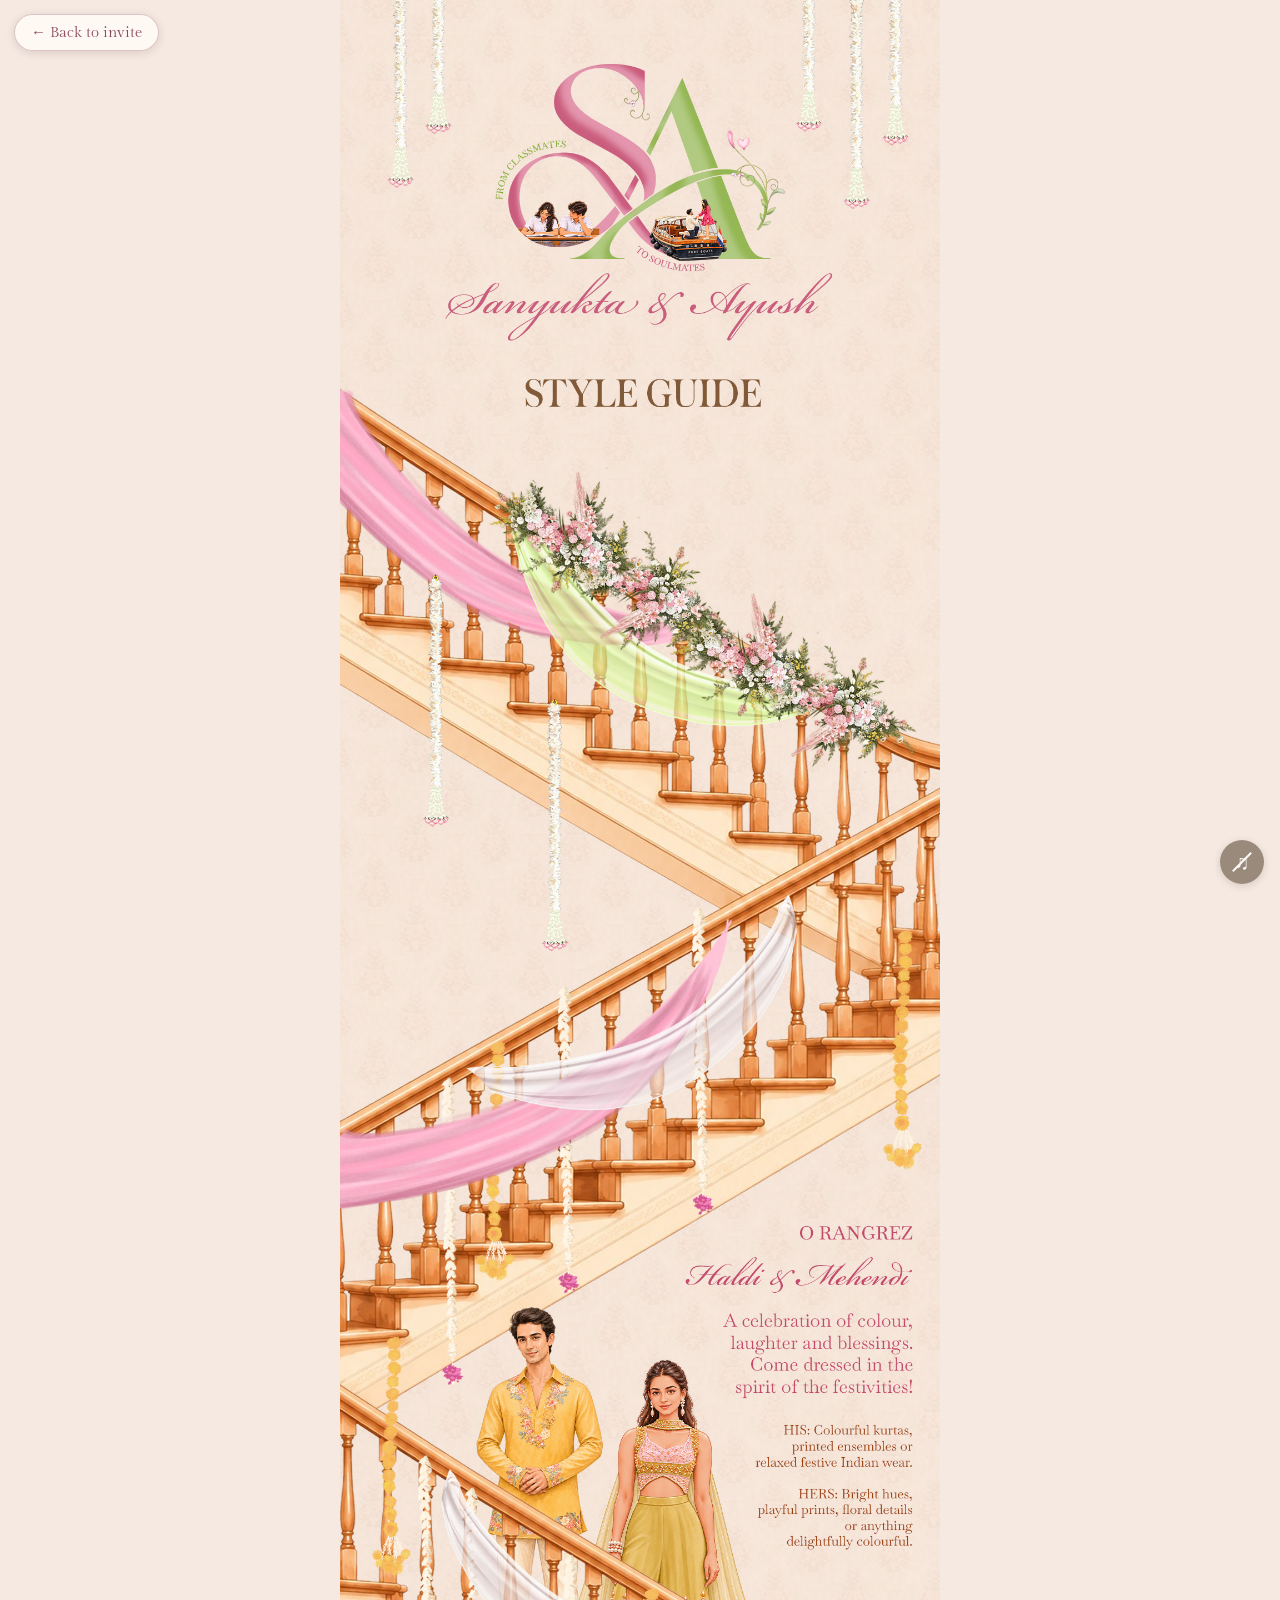
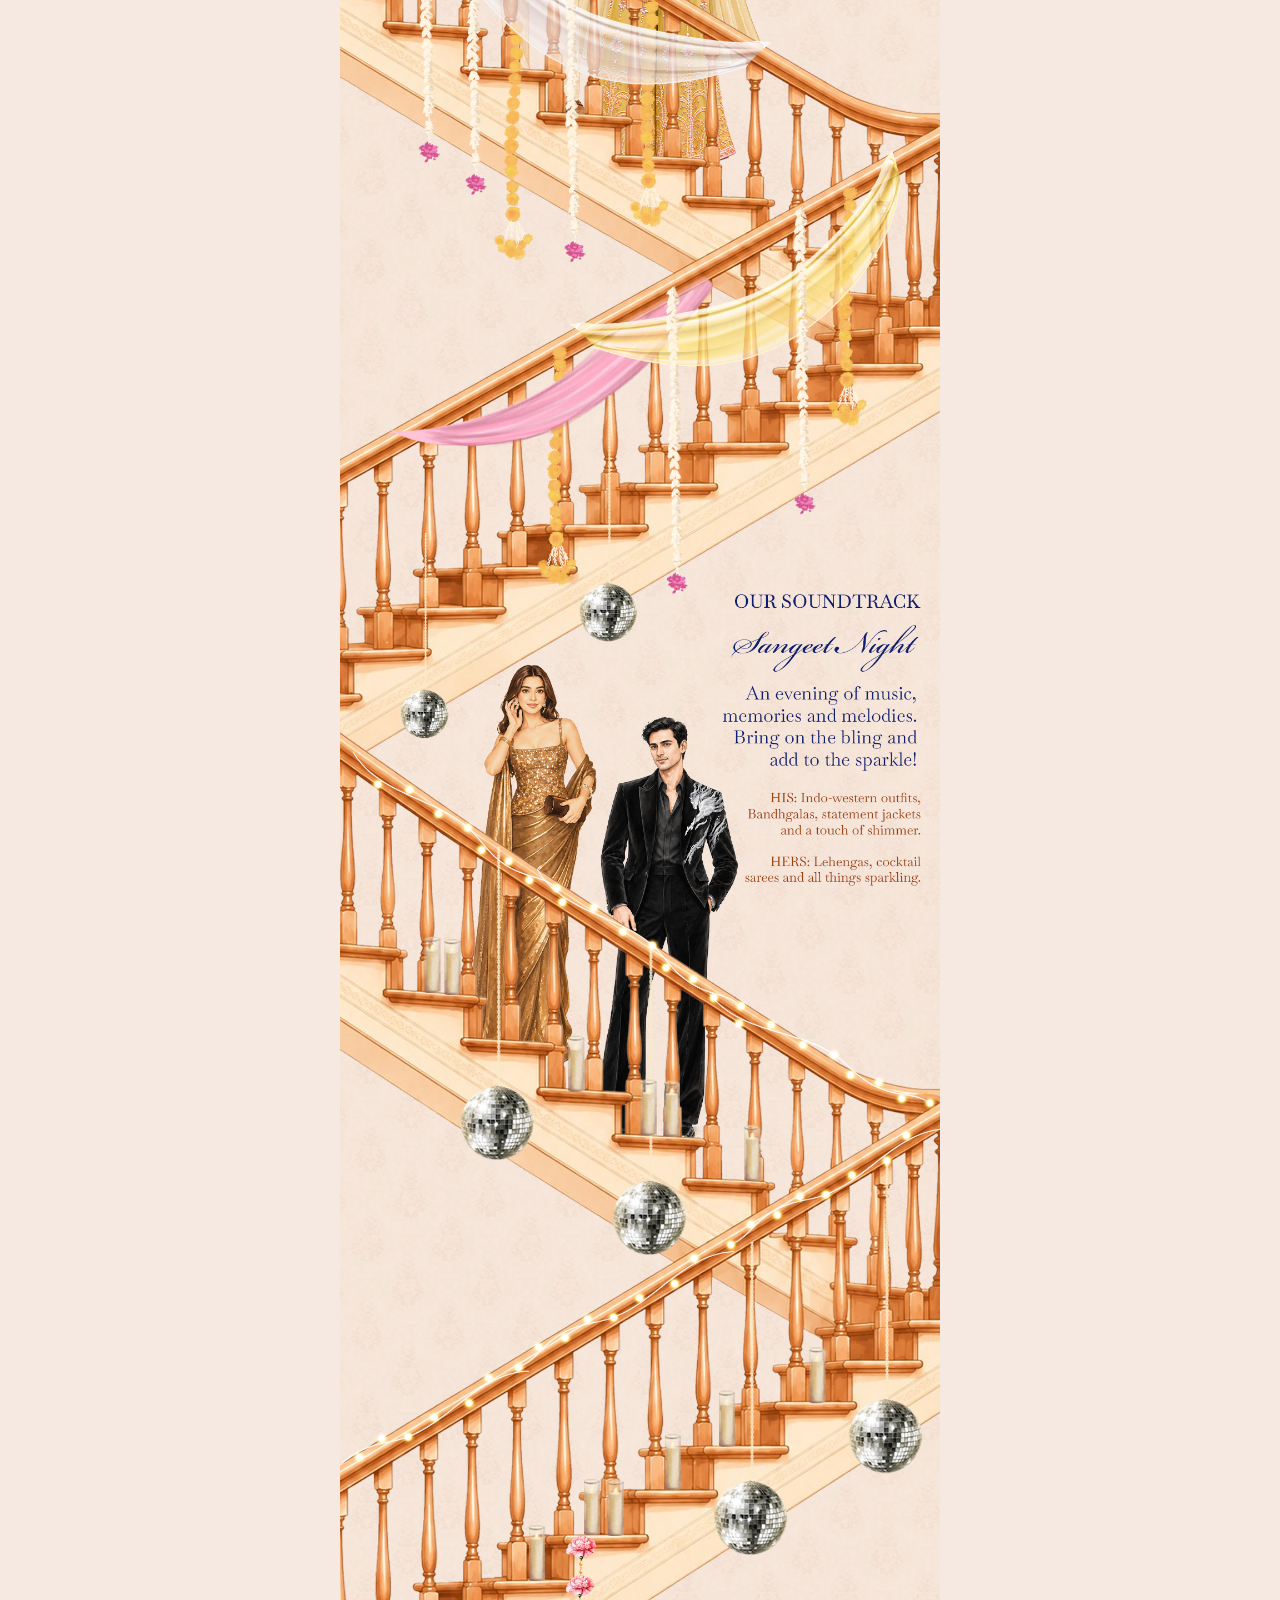
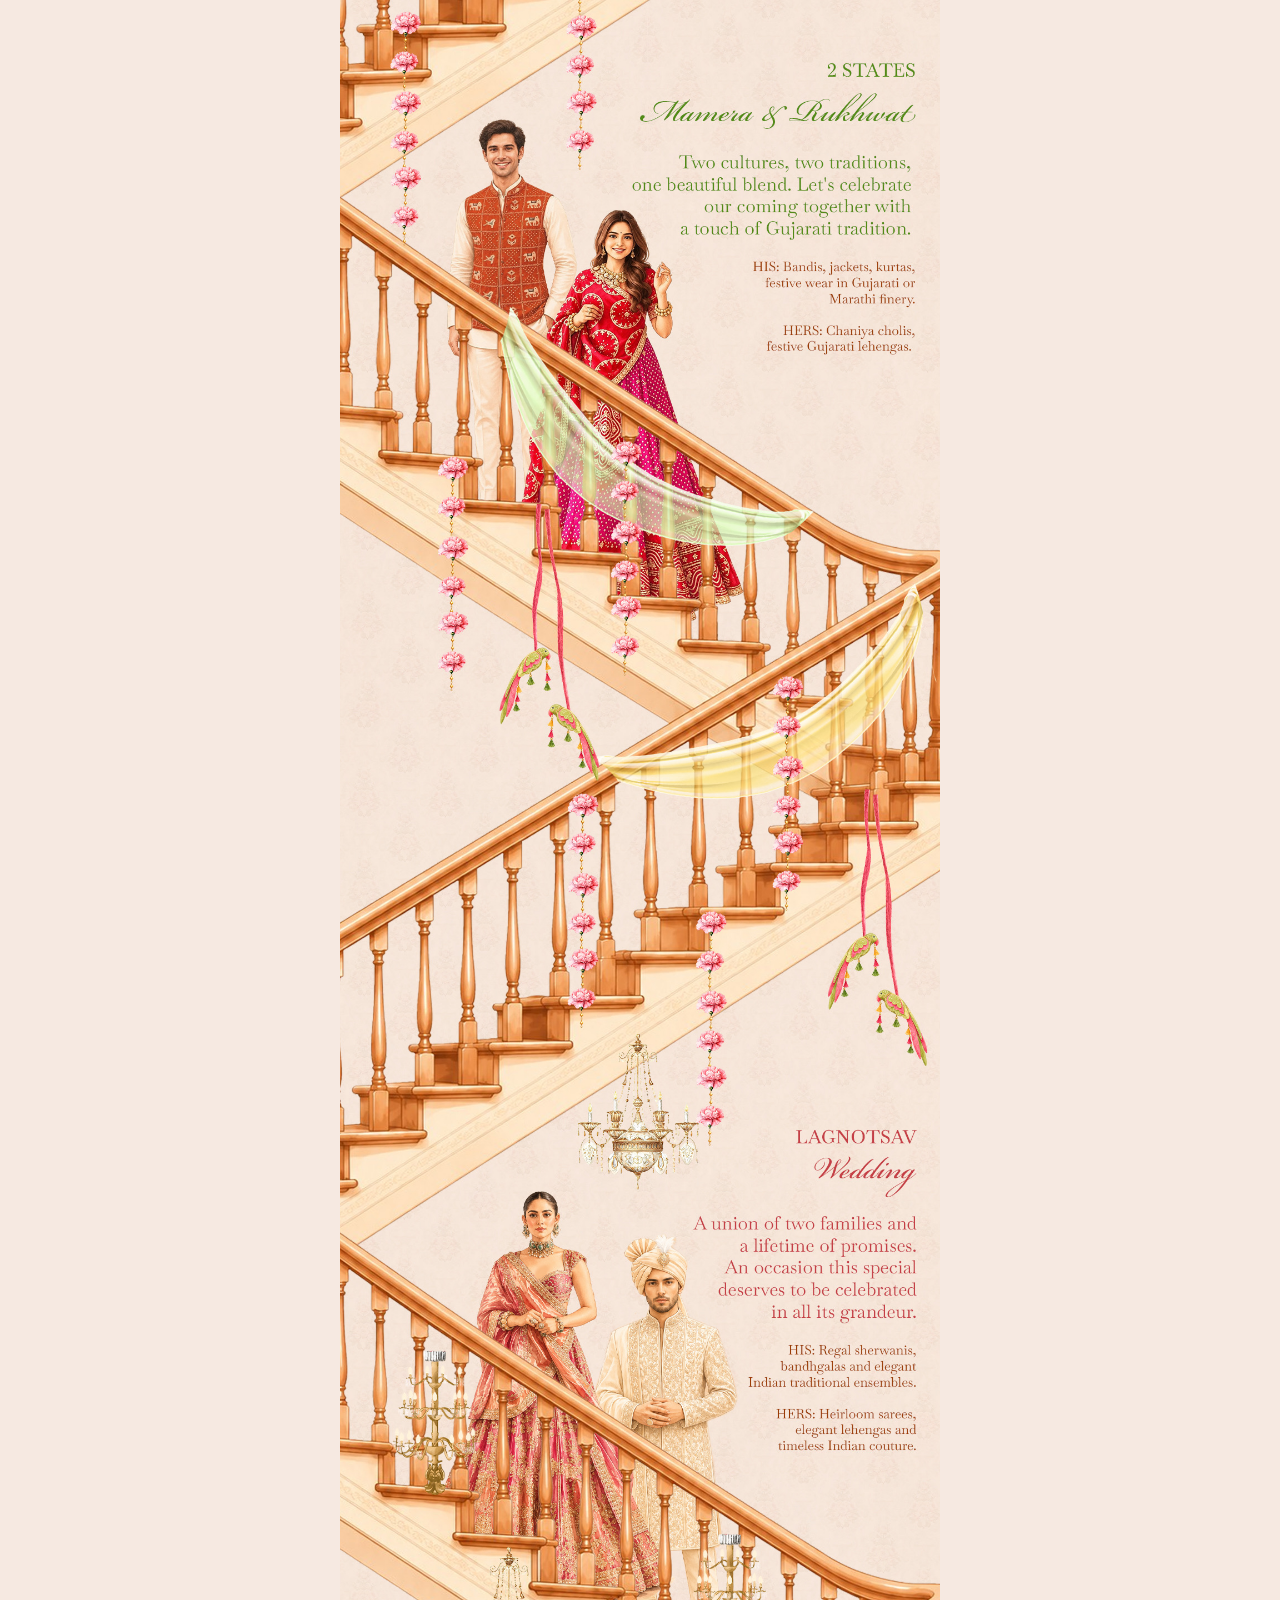
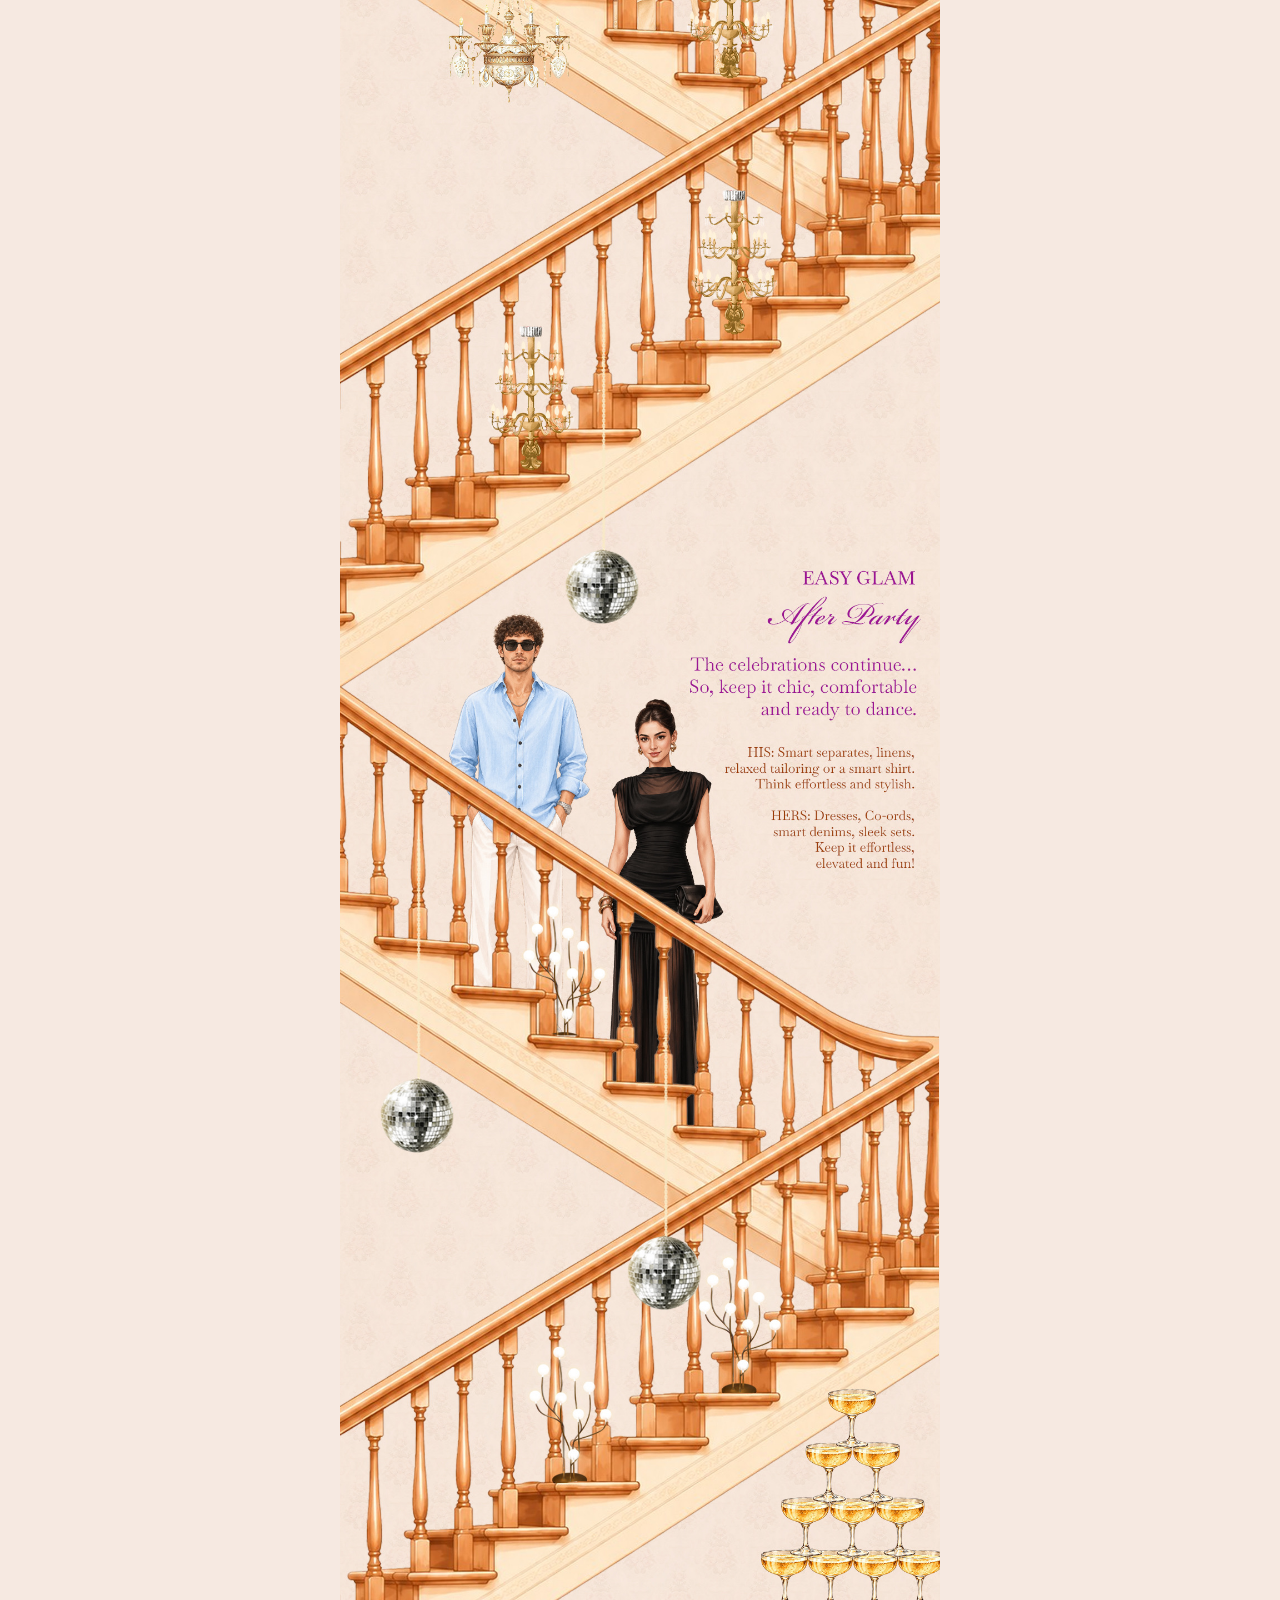
<file: style-guide.html>
<!DOCTYPE html>
<html lang="en">
<head>
  <meta charset="UTF-8" />
  <meta name="viewport" content="width=device-width, initial-scale=1.0" />
  <title>Sanyukta & Ayush · Style Guide</title>
  <meta name="description" content="Sanyukta & Ayush · Wardrobe planner & style guide" />
  <link href="https://fonts.googleapis.com/css2?family=Gilda+Display&display=swap" rel="stylesheet" />
  <style>
    * { box-sizing: border-box; margin: 0; padding: 0; }
    html, body { background: #f6e9e1; }
    body { min-height: 100vh; font-family: "Gilda Display", Georgia, serif; }
    .guide { max-width: 600px; margin: 0 auto; background: #f6e9e1; }
    .guide img { display: block; width: 100%; height: auto; aspect-ratio: 1080 / 11520; background: #f6e9e1; }
    .back {
      position: fixed; top: 14px; left: 14px; z-index: 10;
      padding: 9px 16px; border-radius: 999px;
      background: rgba(255, 250, 246, 0.92); color: #8a4b5c;
      border: 1px solid rgba(138, 75, 92, 0.3);
      box-shadow: 0 2px 10px rgba(0, 0, 0, 0.12);
      font: 15px "Gilda Display", Georgia, serif; text-decoration: none;
    }
    .loading {
      position: fixed; inset: 0; display: grid; place-items: center;
      color: #8a4b5c; font-size: 18px; pointer-events: none; transition: opacity .4s;
    }
    .loaded .loading { opacity: 0; }

    /* floating music button – same look as on the invite */
    @keyframes musicSpin { to { transform: rotate(360deg); } }
    .music-btn {
      position: fixed; right: 16px; bottom: 16px; z-index: 10;
      width: 44px; height: 44px; border-radius: 50%; border: 0; cursor: pointer;
      display: grid; place-items: center;
      background: rgba(60, 40, 20, .7); color: #fff; font-size: 20px;
      box-shadow: 0 2px 8px rgba(0, 0, 0, .2);
    }
    .music-btn span { display: block; }
    .music-btn.playing span { animation: musicSpin 3s linear infinite; }
    .music-btn:not(.playing) { opacity: .7; }
    .music-btn:not(.playing)::after {
      content: ""; position: absolute; width: 26px; height: 2px; background: #fff; transform: rotate(-45deg);
    }
  </style>
</head>
<body>
  <a class="back" href="index.html">&larr; Back to invite</a>
  <div class="loading">Loading style guide…</div>
  <main class="guide">
    <img src="assets/planner/style-guide.jpg?v=1" alt="Sanyukta & Ayush style guide: what to wear for Haldi & Mehendi, Sangeet Night, Mameru & Rukhwat, the Wedding and the After Party"
         onload="document.body.classList.add('loaded')" />
  </main>

  <button class="music-btn" type="button" aria-label="Play music"><span aria-hidden="true">♫</span></button>
  <!-- Must be a real MP3: iPhones can't play WebM/Opus (the old Shopify "audio.mp3" was actually WebM). -->
  <audio id="music" src="assets/music/style-guide.mp3?v=2" loop preload="auto" playsinline></audio>

  <script>
    /* Music for the style guide. Browsers only allow sound after the guest touches the page,
       so we try to start right away and, if that's blocked, start on the first tap anywhere. */
    (function () {
      const audio = document.getElementById("music");
      const btn = document.querySelector(".music-btn");
      let wanted = true; // false once the guest pauses it with the button
      audio.volume = 0.6;

      const show = () => {
        const on = !audio.paused;
        btn.classList.toggle("playing", on);
        btn.setAttribute("aria-label", on ? "Pause music" : "Play music");
      };
      audio.addEventListener("play", show);
      audio.addEventListener("pause", show);
      audio.addEventListener("error", () => { btn.hidden = true; });

      const tryPlay = () => { if (wanted && audio.paused) audio.play().catch(() => {}); };

      tryPlay();
      // Only events phones accept as a "user gesture" for sound (pointerdown/touchstart don't count on iPhone).
      const unlockEvents = ["touchend", "click", "keydown"];
      const unlock = (e) => {
        if (e.target.closest && e.target.closest(".music-btn")) return; // the button handles itself
        tryPlay();
      };
      unlockEvents.forEach((t) => document.addEventListener(t, unlock, { passive: true }));
      audio.addEventListener("playing", () =>
        unlockEvents.forEach((t) => document.removeEventListener(t, unlock))
      , { once: true });

      btn.addEventListener("click", () => {
        wanted = audio.paused;
        wanted ? audio.play().catch(() => {}) : audio.pause();
      });

      // pause when the tab is hidden (e.g. guest goes back to the invite), resume on return
      document.addEventListener("visibilitychange", () => {
        if (document.hidden) audio.pause();
        else tryPlay();
      });
    })();
  </script>
</body>
</html>
</file>
